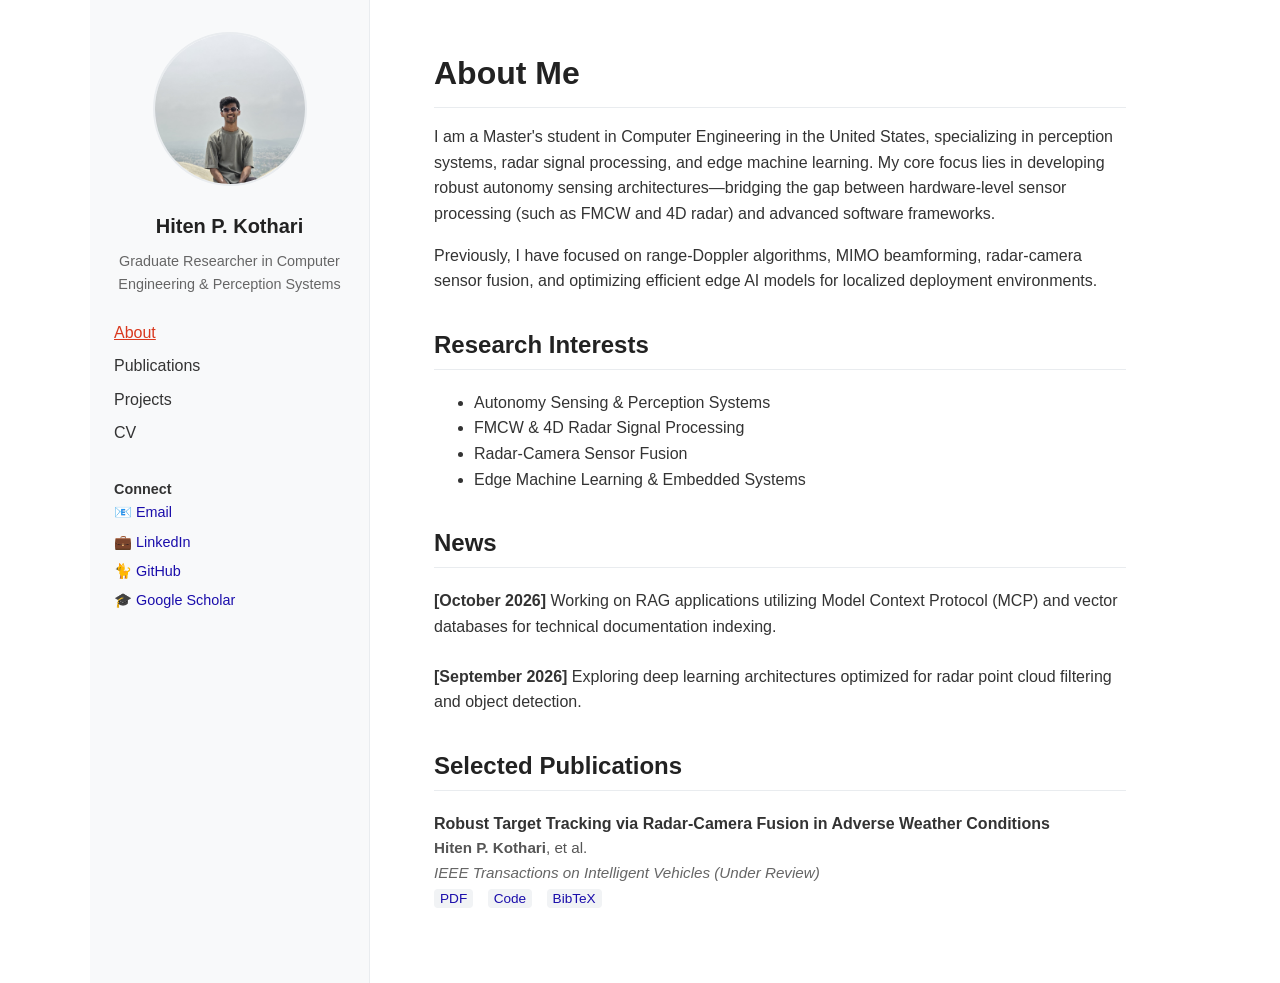
<file: index.html>
<!DOCTYPE html>
<html lang="en">
<head>
    <meta charset="UTF-8">
    <meta name="viewport" content="width=device-width, initial-scale=1.0">
    <title>Hiten P. Kothari — Academic Portfolio</title>
    <link rel="stylesheet" href="style.css">
</head>
<body>

<div class="wrapper">
    <!-- Sidebar -->
    <aside class="sidebar">
        <div class="author-profile">
            <div class="author-avatar">
                <!-- Replace with your actual photo path -->
                <img src="images/profile.jpg" alt="Hiten P. Kothari">
            </div>
            <h3 class="author-name">Hiten P. Kothari</h3>
            <div class="author-bio">Graduate Researcher in Computer Engineering & Perception Systems</div>
        </div>

        <nav class="sidebar-nav">
            <ul>
                <li><a href="index.html" class="active">About</a></li>
                <li><a href="publications.html">Publications</a></li>
                <li><a href="projects.html">Projects</a></li>
                <li><a href="cv.html">CV</a></li>
            </ul>
        </nav>

        <div class="author-links">
            <strong>Connect</strong>
            <ul>
                <li>📧 <a href="mailto:your.email@domain.com">Email</a></li>
                <li>💼 <a href="https://linkedin.com/in/yourprofile" target="_blank">LinkedIn</a></li>
                <li>🐈 <a href="https://github.com/yourusername" target="_blank">GitHub</a></li>
                <li>🎓 <a href="https://scholar.google.com" target="_blank">Google Scholar</a></li>
            </ul>
        </div>
    </aside>

    <!-- Main Content -->
    <main class="main-content">
        <h1>About Me</h1>
        
        <p>I am a Master's student in Computer Engineering in the United States, specializing in perception systems, radar signal processing, and edge machine learning. My core focus lies in developing robust autonomy sensing architectures—bridging the gap between hardware-level sensor processing (such as FMCW and 4D radar) and advanced software frameworks.</p>

        <p>Previously, I have focused on range-Doppler algorithms, MIMO beamforming, radar-camera sensor fusion, and optimizing efficient edge AI models for localized deployment environments.</p>

        <h2>Research Interests</h2>
        <ul>
            <li>Autonomy Sensing & Perception Systems</li>
            <li>FMCW & 4D Radar Signal Processing</li>
            <li>Radar-Camera Sensor Fusion</li>
            <li>Edge Machine Learning & Embedded Systems</li>
        </ul>

        <h2>News</h2>
        <div class="news-item">
            <p><strong>[October 2026]</strong> Working on RAG applications utilizing Model Context Protocol (MCP) and vector databases for technical documentation indexing.</p>
        </div>
        <div class="news-item">
            <p><strong>[September 2026]</strong> Exploring deep learning architectures optimized for radar point cloud filtering and object detection.</p>
        </div>

        <h2>Selected Publications</h2>
        <div class="publication-item">
            <div class="publication-title">Robust Target Tracking via Radar-Camera Fusion in Adverse Weather Conditions</div>
            <div class="publication-authors"><strong>Hiten P. Kothari</strong>, et al.</div>
            <div class="publication-venue">IEEE Transactions on Intelligent Vehicles (Under Review)</div>
            <div class="publication-links">
                <a href="#">PDF</a>
                <a href="#">Code</a>
                <a href="#">BibTeX</a>
            </div>
        </div>
    </main>
</div>

</body>
</html>
</file>
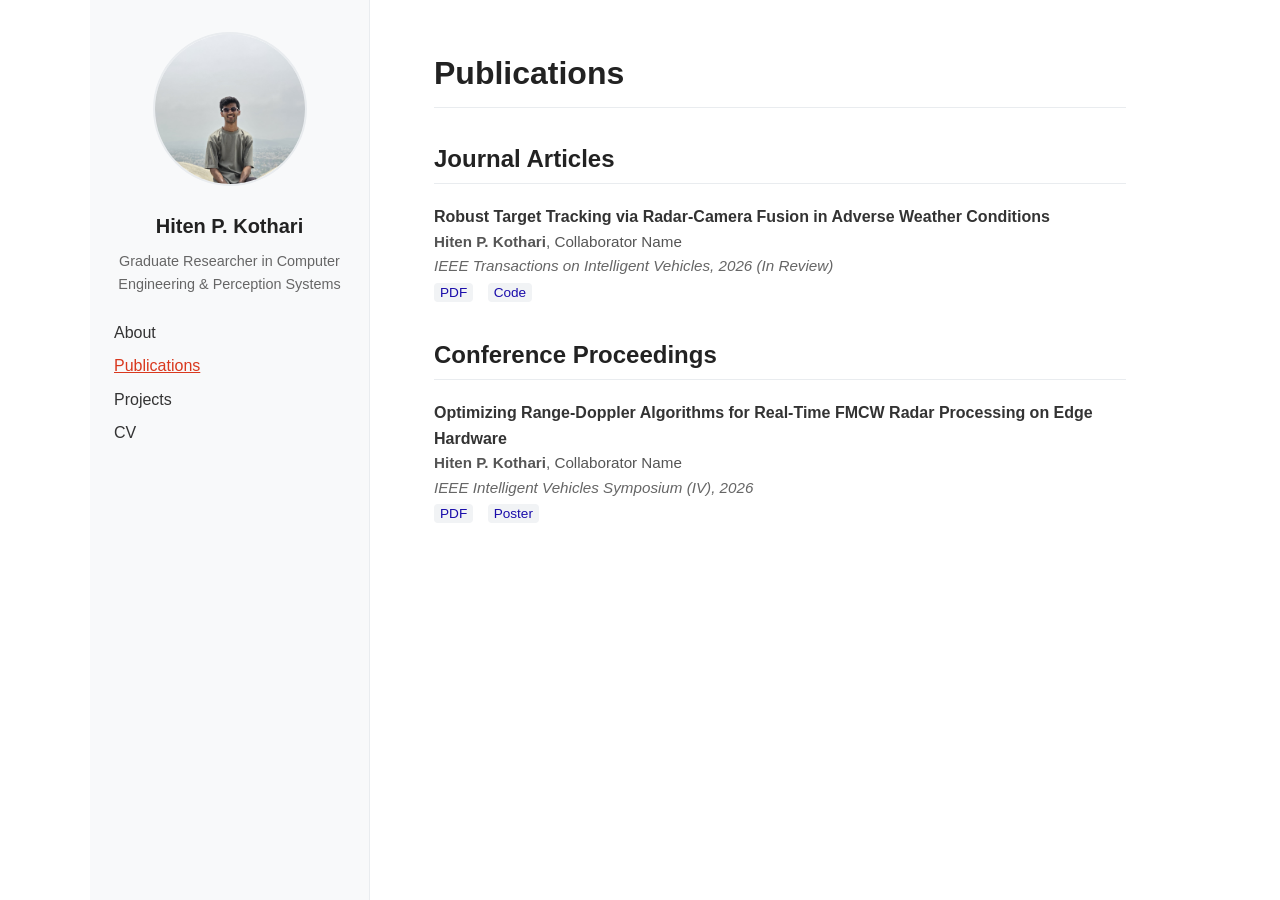
<file: publications.html>
<!DOCTYPE html>
<html lang="en">
<head>
    <meta charset="UTF-8">
    <meta name="viewport" content="width=device-width, initial-scale=1.0">
    <title>Publications — Hiten P. Kothari</title>
    <link rel="stylesheet" href="style.css">
</head>
<body>

<div class="wrapper">
    <aside class="sidebar">
        <div class="author-profile">
            <div class="author-avatar">
                <img src="images/profile.jpg" alt="Hiten P. Kothari">
            </div>
            <h3 class="author-name">Hiten P. Kothari</h3>
            <div class="author-bio">Graduate Researcher in Computer Engineering & Perception Systems</div>
        </div>
        <nav class="sidebar-nav">
            <ul>
                <li><a href="index.html">About</a></li>
                <li><a href="publications.html" class="active">Publications</a></li>
                <li><a href="projects.html">Projects</a></li>
                <li><a href="cv.html">CV</a></li>
            </ul>
        </nav>
    </aside>

    <main class="main-content">
        <h1>Publications</h1>

        <h2>Journal Articles</h2>
        <div class="publication-item">
            <div class="publication-title">Robust Target Tracking via Radar-Camera Fusion in Adverse Weather Conditions</div>
            <div class="publication-authors"><strong>Hiten P. Kothari</strong>, Collaborator Name</div>
            <div class="publication-venue">IEEE Transactions on Intelligent Vehicles, 2026 (In Review)</div>
            <div class="publication-links">
                <a href="#">PDF</a>
                <a href="#">Code</a>
            </div>
        </div>

        <h2>Conference Proceedings</h2>
        <div class="publication-item">
            <div class="publication-title">Optimizing Range-Doppler Algorithms for Real-Time FMCW Radar Processing on Edge Hardware</div>
            <div class="publication-authors"><strong>Hiten P. Kothari</strong>, Collaborator Name</div>
            <div class="publication-venue">IEEE Intelligent Vehicles Symposium (IV), 2026</div>
            <div class="publication-links">
                <a href="#">PDF</a>
                <a href="#">Poster</a>
            </div>
        </div>
    </main>
</div>

</body>
</html>
</file>
<file: style.css>
:root {
  --bg-color: #ffffff;
  --text-color: #333333;
  --link-color: #1a0dab;
  --link-hover: #d9381e;
  --sidebar-bg: #f8f9fa;
  --border-color: #e9ecef;
  --code-bg: #f1f3f5;
}

body {
  font-family: -apple-system, BlinkMacSystemFont, "Segoe UI", Roboto, "Helvetica Neue", Arial, sans-serif;
  color: var(--text-color);
  background-color: var(--bg-color);
  line-height: 1.6;
  margin: 0;
  padding: 0;
}

.wrapper {
  max-width: 1100px;
  margin: 0 auto;
  display: flex;
  min-height: 100vh;
}

/* Sidebar Styling */
.sidebar {
  width: 280px;
  background-color: var(--sidebar-bg);
  border-right: 1px solid var(--border-color);
  padding: 2rem 1.5rem;
  box-sizing: border-box;
  flex-shrink: 0;
}

.author-profile {
  text-align: center;
}

.author-avatar img {
  width: 150px;
  height: 150px;
  border-radius: 50%;
  object-fit: cover;
  margin-bottom: 1rem;
  border: 2px solid var(--border-color);
}

.author-name {
  font-size: 1.25rem;
  font-weight: bold;
  margin: 0 0 0.5rem 0;
}

.author-bio {
  font-size: 0.9rem;
  color: #666;
  margin-bottom: 1.5rem;
}

.sidebar-nav ul {
  list-style: none;
  padding: 0;
  margin: 0 0 2rem 0;
  text-align: left;
}

.sidebar-nav li {
  margin-bottom: 0.5rem;
}

.sidebar-nav a {
  color: var(--text-color);
  text-decoration: none;
  font-weight: 500;
}

.sidebar-nav a:hover, .sidebar-nav a.active {
  color: var(--link-hover);
  text-decoration: underline;
}

.author-links {
  text-align: left;
  font-size: 0.9rem;
}

.author-links ul {
  list-style: none;
  padding: 0;
  margin: 0;
}

.author-links li {
  margin-bottom: 0.4rem;
}

.author-links a {
  color: var(--link-color);
  text-decoration: none;
}

.author-links a:hover {
  text-decoration: underline;
}

/* Main Content Area */
.main-content {
  flex-grow: 1;
  padding: 3rem 4rem;
  box-sizing: border-box;
}

h1, h2, h3 {
  color: #222;
  margin-top: 0;
}

h1 {
  font-size: 2rem;
  margin-bottom: 1rem;
  border-bottom: 1px solid var(--border-color);
  padding-bottom: 0.5rem;
}

h2 {
  font-size: 1.5rem;
  margin-top: 2rem;
  border-bottom: 1px solid var(--border-color);
  padding-bottom: 0.3rem;
}

p {
  margin-bottom: 1rem;
}

a {
  color: var(--link-color);
}

a:hover {
  color: var(--link-hover);
}

/* Publications & List Items */
.publication-item, .news-item {
  margin-bottom: 1.5rem;
}

.publication-title {
  font-weight: bold;
  color: var(--text-color);
}

.publication-authors {
  color: #555;
  font-size: 0.95rem;
}

.publication-venue {
  font-style: italic;
  color: #666;
  font-size: 0.95rem;
}

.publication-links a {
  font-size: 0.85rem;
  margin-right: 10px;
  text-decoration: none;
  background: var(--code-bg);
  padding: 2px 6px;
  border-radius: 4px;
}

/* Responsive Design */
@media (max-width: 768px) {
  .wrapper {
    flex-direction: column;
  }
  .sidebar {
    width: 100%;
    border-right: none;
    border-bottom: 1px solid var(--border-color);
  }
  .main-content {
    padding: 2rem 1.5rem;
  }
}
</file>
